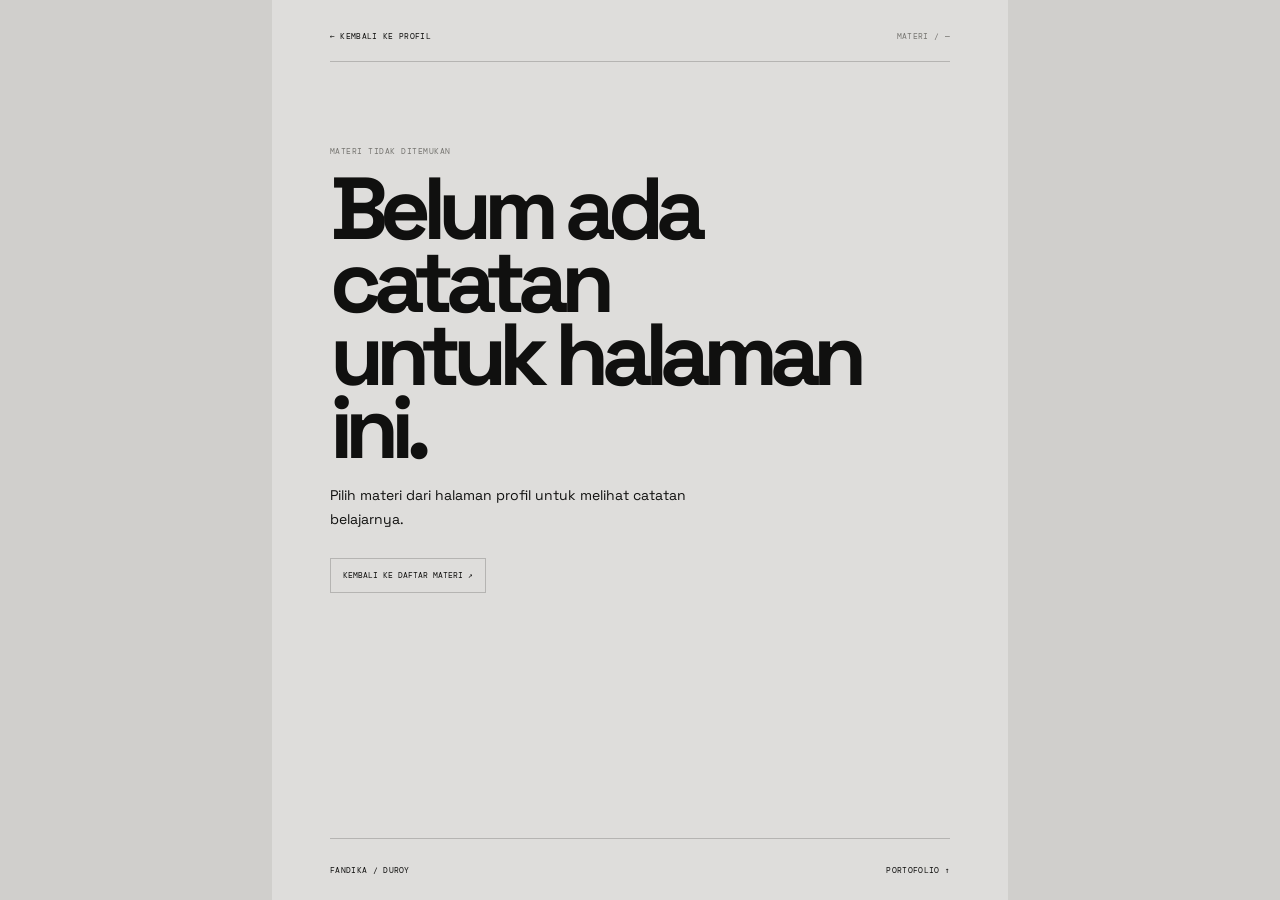
<file: materi.html>
<!doctype html>
<html lang="id">
  <head>
    <meta charset="utf-8" />
    <meta name="viewport" content="width=device-width, initial-scale=1" />
    <meta name="description" content="Catatan belajar RPL Fandika: penjelasan dan contoh kode dasar." />
    <meta name="theme-color" content="#dedddb" />
    <title>Materi belajar — Fandika</title>
    <link rel="preconnect" href="https://fonts.googleapis.com" />
    <link rel="preconnect" href="https://fonts.gstatic.com" crossorigin />
    <link
      href="https://fonts.googleapis.com/css2?family=DM+Mono:wght@400;500&family=Space+Grotesk:wght@400;500;600;700&display=swap"
      rel="stylesheet"
    />
    <link rel="stylesheet" href="details.css" />
    <link rel="stylesheet" href="cursor.css" />
    <script src="materi.js" defer></script>
    <script src="cursor.js" defer></script>
  </head>
  <body>
    <main class="detail-page lesson-page">
      <nav class="detail-nav" aria-label="Navigasi">
        <a class="back-link" href="tentang.html">← KEMBALI KE PROFIL</a>
        <span class="page-count" data-lesson-number>MATERI / —</span>
      </nav>

      <section class="lesson-content" data-lesson-content>
        <p class="eyebrow">CATATAN BELAJAR RPL / FANDIKA</p>
        <h1 data-lesson-title>Memuat materi…</h1>
        <p class="lesson-intro" data-lesson-intro></p>

        <div class="code-card">
          <div class="code-heading"><span>CONTOH DASAR</span><span data-code-language></span></div>
          <pre><code data-lesson-code></code></pre>
        </div>

        <section class="learned-section">
          <p class="eyebrow">YANG SAYA PELAJARI</p>
          <p data-lesson-learned></p>
        </section>

        <nav class="other-lessons" aria-label="Materi lainnya">
          <p class="eyebrow">LANJUT JELAJAHI</p>
          <div data-other-lessons></div>
        </nav>
      </section>

      <section class="lesson-error" data-lesson-error hidden>
        <p class="eyebrow">MATERI TIDAK DITEMUKAN</p>
        <h1>Belum ada catatan<br />untuk halaman ini.</h1>
        <p>Pilih materi dari halaman profil untuk melihat catatan belajarnya.</p>
        <a class="error-link" href="tentang.html">KEMBALI KE DAFTAR MATERI ↗</a>
      </section>

      <footer class="detail-footer">
        <span>FANDIKA / DUROY</span>
        <a href="index.html">PORTOFOLIO ↑</a>
      </footer>
      <noscript><p class="noscript-note">Aktifkan JavaScript untuk melihat catatan materi ini.</p></noscript>
    </main>
  </body>
</html>
</file>
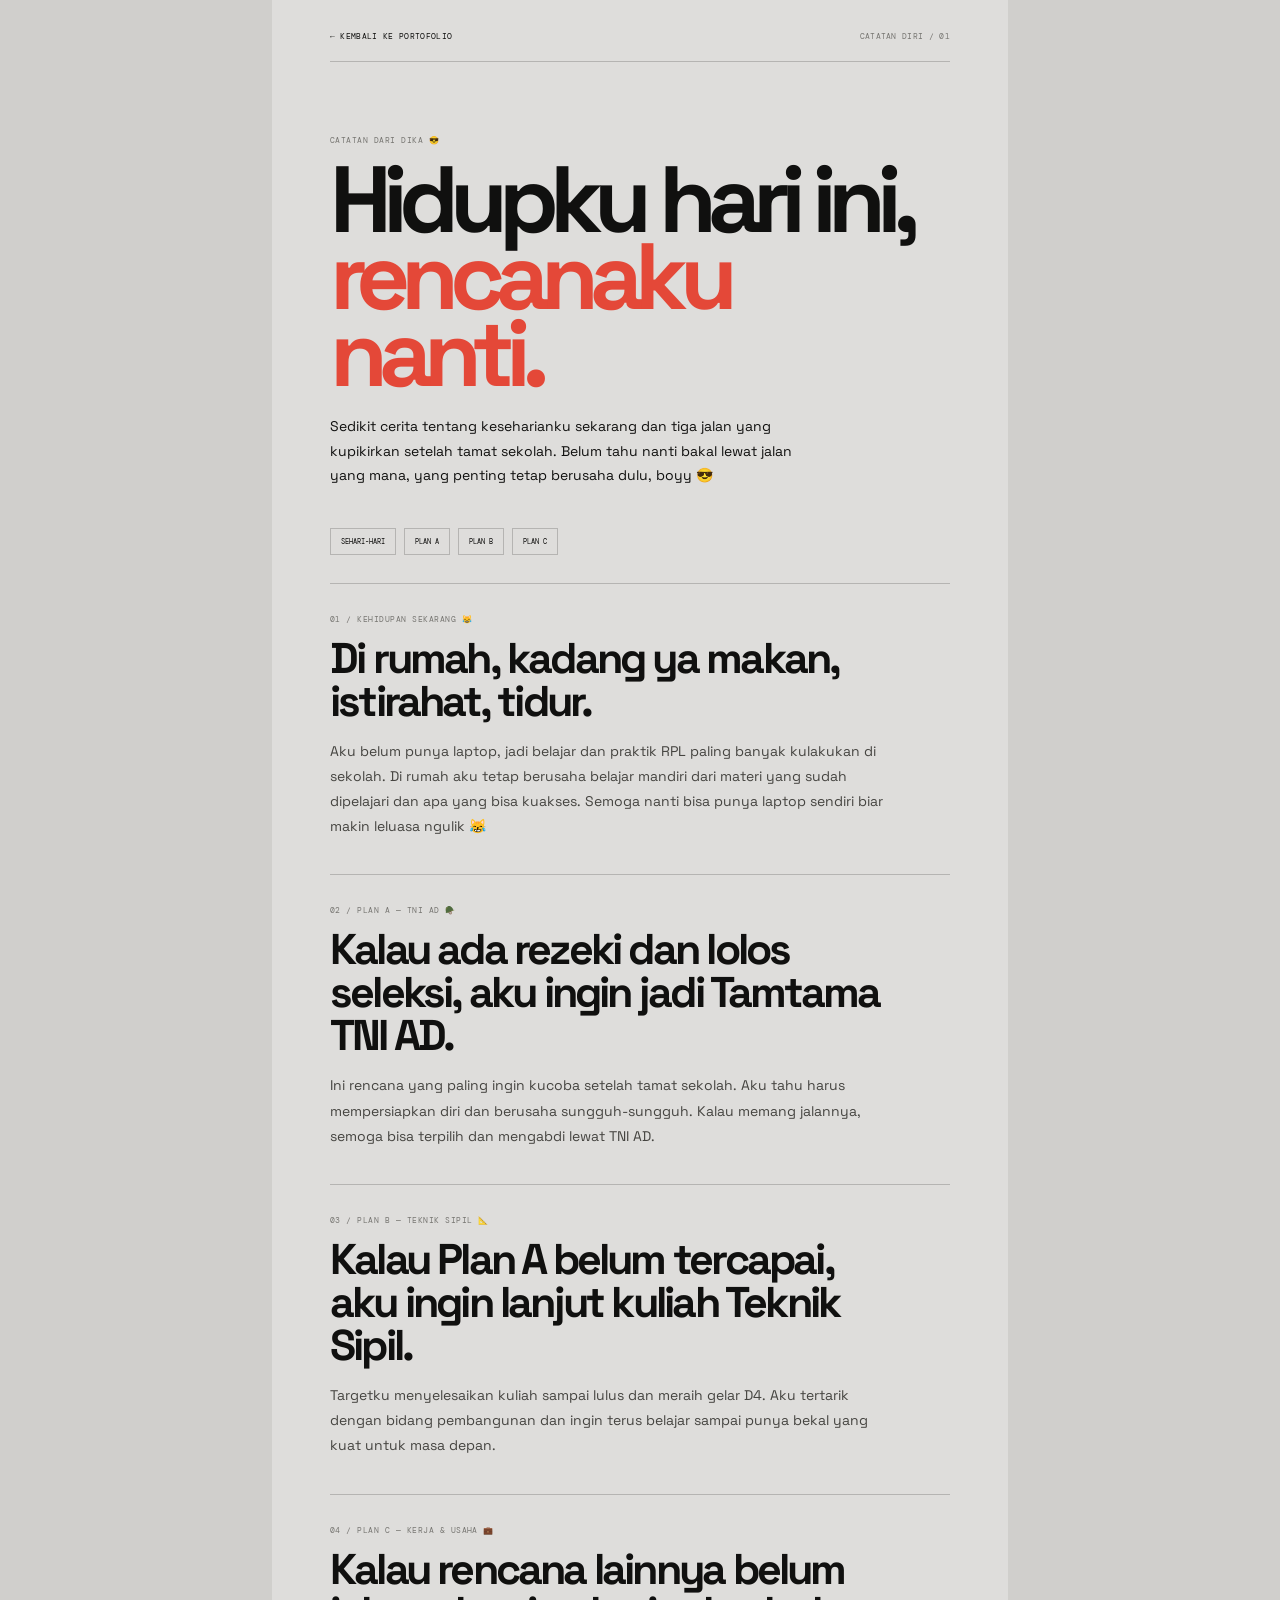
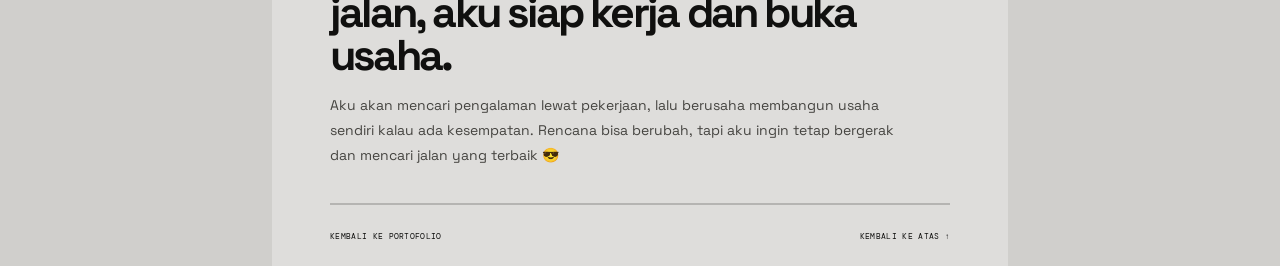
<file: rencana.html>
<!doctype html>
<html lang="id">
  <head>
    <meta charset="utf-8" />
    <meta name="viewport" content="width=device-width, initial-scale=1" />
    <meta
      name="description"
      content="Cerita kehidupan sehari-hari Dika dan rencananya setelah lulus sekolah."
    />
    <meta name="theme-color" content="#dedddb" />
    <title>Hidup & Rencana — Fandika (Duroy)</title>
    <link rel="preconnect" href="https://fonts.googleapis.com" />
    <link rel="preconnect" href="https://fonts.gstatic.com" crossorigin />
    <link
      href="https://fonts.googleapis.com/css2?family=DM+Mono:wght@400;500&family=Space+Grotesk:wght@400;500;600;700&display=swap"
      rel="stylesheet"
    />
    <link rel="stylesheet" href="details.css" />
    <link rel="stylesheet" href="cursor.css" />
    <script src="cursor.js" defer></script>
  </head>
  <body>
    <main class="detail-page writing-page" id="top">
      <nav class="detail-nav" aria-label="Navigasi">
        <a class="back-link" href="index.html">← KEMBALI KE PORTOFOLIO</a>
        <span class="page-count">CATATAN DIRI / 01</span>
      </nav>

      <header class="journal-hero">
        <p class="eyebrow">CATATAN DARI DIKA 😎</p>
        <h1>Hidupku hari ini,<br /><span>rencanaku nanti.</span></h1>
        <p>
          Sedikit cerita tentang keseharianku sekarang dan tiga jalan yang kupikirkan
          setelah tamat sekolah. Belum tahu nanti bakal lewat jalan yang mana, yang
          penting tetap berusaha dulu, boyy 😎
        </p>
      </header>

      <nav class="journal-index" aria-label="Daftar cerita">
        <a href="#sehari-hari">SEHARI-HARI</a>
        <a href="#plan-a">PLAN A</a>
        <a href="#plan-b">PLAN B</a>
        <a href="#plan-c">PLAN C</a>
      </nav>

      <div class="journal-list">
        <article class="journal-entry" id="sehari-hari">
          <p class="eyebrow">01 / KEHIDUPAN SEKARANG 😹</p>
          <h2>Di rumah, kadang ya makan, istirahat, tidur.</h2>
          <p>
            Aku belum punya laptop, jadi belajar dan praktik RPL paling banyak kulakukan
            di sekolah. Di rumah aku tetap berusaha belajar mandiri dari materi yang
            sudah dipelajari dan apa yang bisa kuakses. Semoga nanti bisa punya laptop
            sendiri biar makin leluasa ngulik 😹
          </p>
        </article>

        <article class="journal-entry" id="plan-a">
          <p class="eyebrow">02 / PLAN A — TNI AD 🪖</p>
          <h2>Kalau ada rezeki dan lolos seleksi, aku ingin jadi Tamtama TNI AD.</h2>
          <p>
            Ini rencana yang paling ingin kucoba setelah tamat sekolah. Aku tahu harus
            mempersiapkan diri dan berusaha sungguh-sungguh. Kalau memang jalannya,
            semoga bisa terpilih dan mengabdi lewat TNI AD.
          </p>
        </article>

        <article class="journal-entry" id="plan-b">
          <p class="eyebrow">03 / PLAN B — TEKNIK SIPIL 📐</p>
          <h2>Kalau Plan A belum tercapai, aku ingin lanjut kuliah Teknik Sipil.</h2>
          <p>
            Targetku menyelesaikan kuliah sampai lulus dan meraih gelar D4. Aku tertarik
            dengan bidang pembangunan dan ingin terus belajar sampai punya bekal yang
            kuat untuk masa depan.
          </p>
        </article>

        <article class="journal-entry" id="plan-c">
          <p class="eyebrow">04 / PLAN C — KERJA & USAHA 💼</p>
          <h2>Kalau rencana lainnya belum jalan, aku siap kerja dan buka usaha.</h2>
          <p>
            Aku akan mencari pengalaman lewat pekerjaan, lalu berusaha membangun usaha
            sendiri kalau ada kesempatan. Rencana bisa berubah, tapi aku ingin tetap
            bergerak dan mencari jalan yang terbaik 😎
          </p>
        </article>
      </div>

      <footer class="detail-footer">
        <a href="index.html">KEMBALI KE PORTOFOLIO</a>
        <a href="#top">KEMBALI KE ATAS ↑</a>
      </footer>
    </main>
  </body>
</html>
</file>
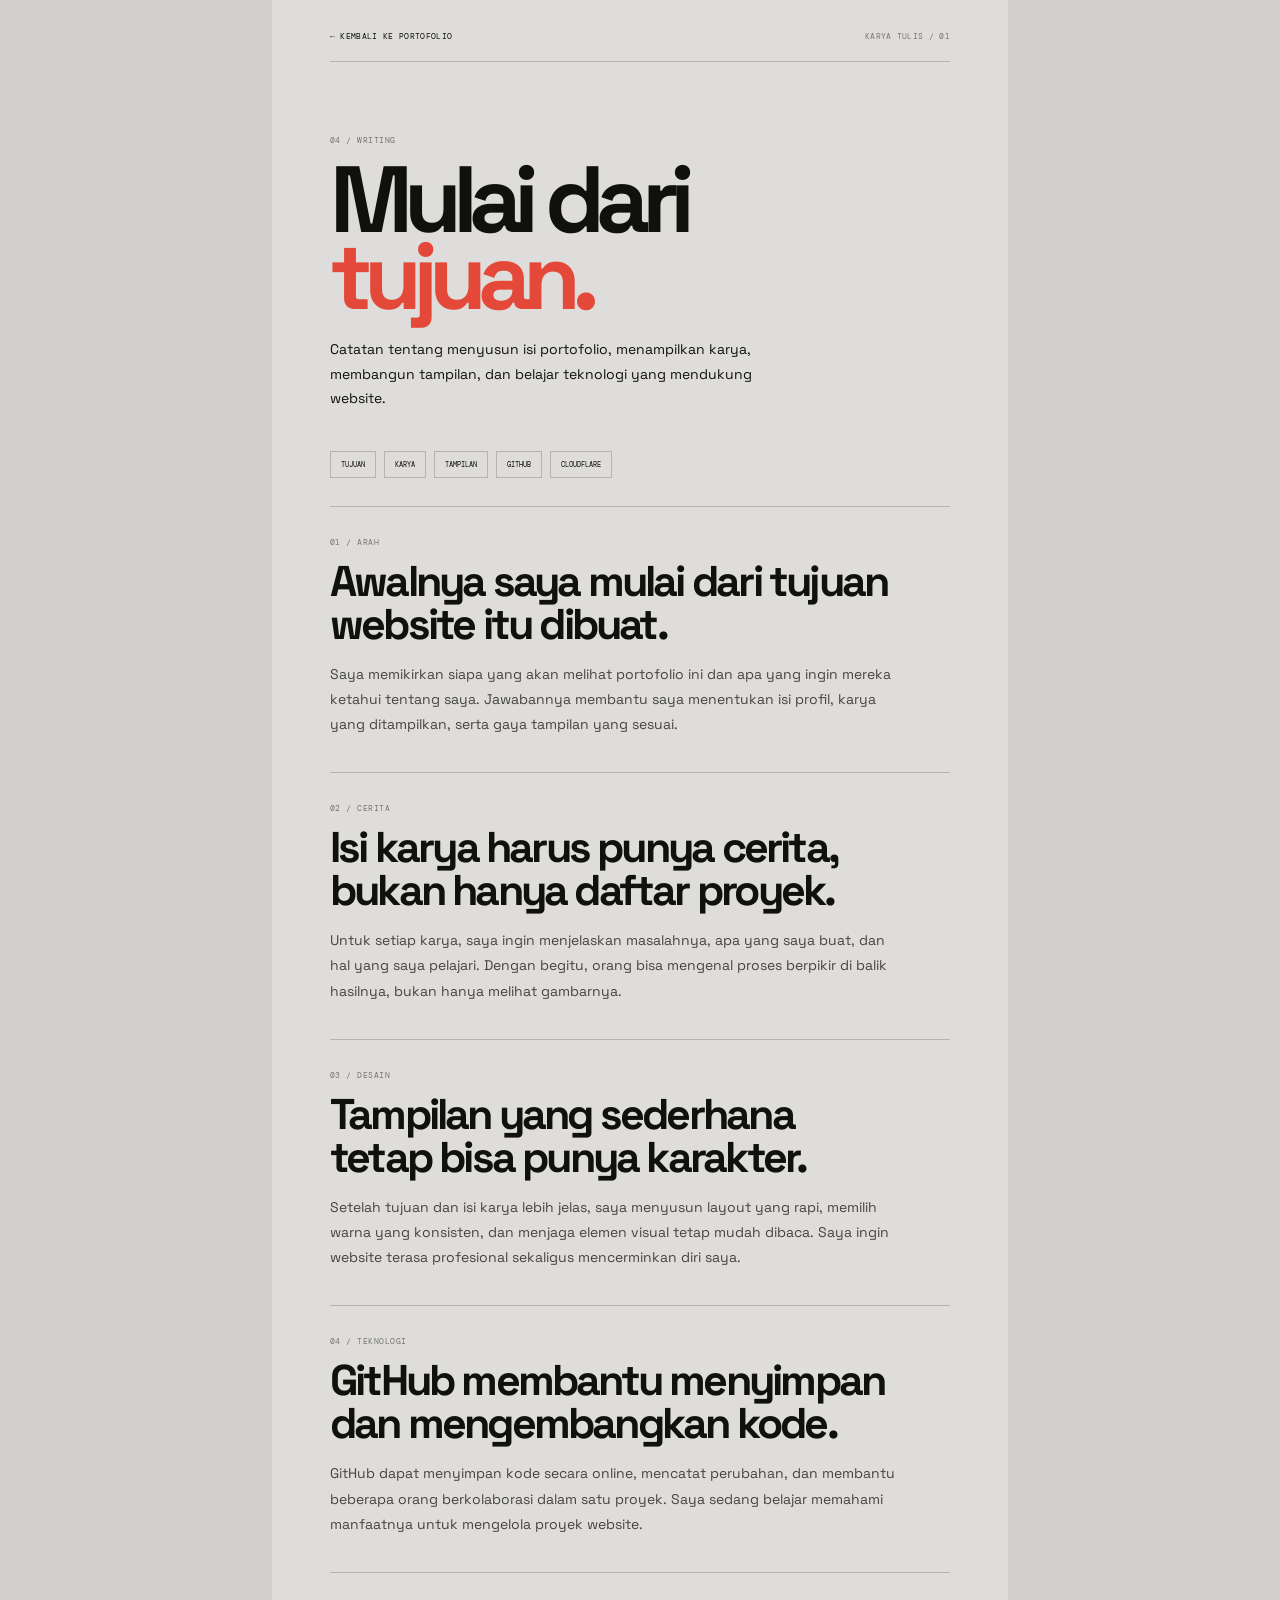
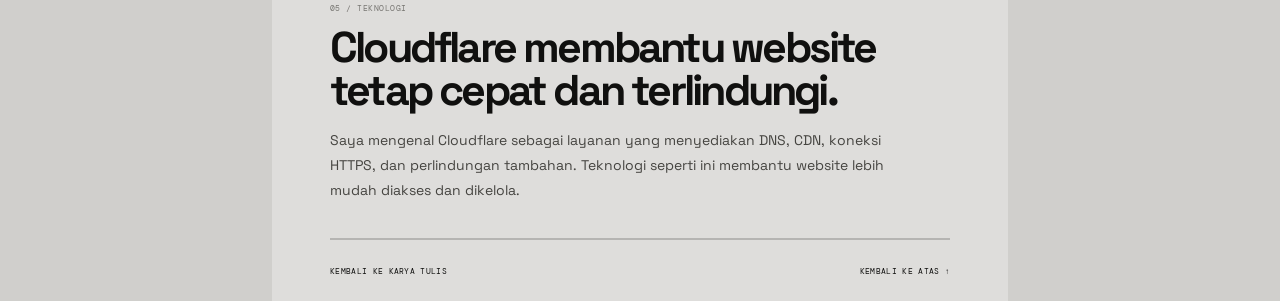
<file: writing.html>
<!doctype html>
<html lang="id">
  <head>
    <meta charset="utf-8" />
    <meta name="viewport" content="width=device-width, initial-scale=1" />
    <meta name="description" content="Catatan writing Fandika tentang tujuan, karya, tampilan, GitHub, dan Cloudflare." />
    <meta name="theme-color" content="#dedddb" />
    <title>Writing — Fandika (Duroy)</title>
    <link rel="preconnect" href="https://fonts.googleapis.com" />
    <link rel="preconnect" href="https://fonts.gstatic.com" crossorigin />
    <link
      href="https://fonts.googleapis.com/css2?family=DM+Mono:wght@400;500&family=Space+Grotesk:wght@400;500;600;700&display=swap"
      rel="stylesheet"
    />
    <link rel="stylesheet" href="details.css" />
    <link rel="stylesheet" href="cursor.css" />
    <script src="cursor.js" defer></script>
  </head>
  <body>
    <main class="detail-page writing-page">
      <nav class="detail-nav" aria-label="Navigasi">
        <a class="back-link" href="index.html">← KEMBALI KE PORTOFOLIO</a>
        <a class="page-count" href="karya.html#karya-tulis">KARYA TULIS / 01</a>
      </nav>

      <header class="journal-hero">
        <p class="eyebrow">04 / WRITING</p>
        <h1>Mulai dari<br /><span>tujuan.</span></h1>
        <p>
          Catatan tentang menyusun isi portofolio, menampilkan karya, membangun
          tampilan, dan belajar teknologi yang mendukung website.
        </p>
      </header>

      <nav class="journal-index" aria-label="Daftar catatan">
        <a href="#tujuan">TUJUAN</a>
        <a href="#karya">KARYA</a>
        <a href="#tampilan">TAMPILAN</a>
        <a href="#github">GITHUB</a>
        <a href="#cloudflare">CLOUDFLARE</a>
      </nav>

      <div class="journal-list">
        <article class="journal-entry" id="tujuan">
          <p class="eyebrow">01 / ARAH</p>
          <h2>Awalnya saya mulai dari tujuan website itu dibuat.</h2>
          <p>
            Saya memikirkan siapa yang akan melihat portofolio ini dan apa yang ingin
            mereka ketahui tentang saya. Jawabannya membantu saya menentukan isi profil,
            karya yang ditampilkan, serta gaya tampilan yang sesuai.
          </p>
        </article>

        <article class="journal-entry" id="karya">
          <p class="eyebrow">02 / CERITA</p>
          <h2>Isi karya harus punya cerita, bukan hanya daftar proyek.</h2>
          <p>
            Untuk setiap karya, saya ingin menjelaskan masalahnya, apa yang saya buat,
            dan hal yang saya pelajari. Dengan begitu, orang bisa mengenal proses
            berpikir di balik hasilnya, bukan hanya melihat gambarnya.
          </p>
        </article>

        <article class="journal-entry" id="tampilan">
          <p class="eyebrow">03 / DESAIN</p>
          <h2>Tampilan yang sederhana tetap bisa punya karakter.</h2>
          <p>
            Setelah tujuan dan isi karya lebih jelas, saya menyusun layout yang rapi,
            memilih warna yang konsisten, dan menjaga elemen visual tetap mudah dibaca.
            Saya ingin website terasa profesional sekaligus mencerminkan diri saya.
          </p>
        </article>

        <article class="journal-entry" id="github">
          <p class="eyebrow">04 / TEKNOLOGI</p>
          <h2>GitHub membantu menyimpan dan mengembangkan kode.</h2>
          <p>
            GitHub dapat menyimpan kode secara online, mencatat perubahan, dan membantu
            beberapa orang berkolaborasi dalam satu proyek. Saya sedang belajar
            memahami manfaatnya untuk mengelola proyek website.
          </p>
        </article>

        <article class="journal-entry" id="cloudflare">
          <p class="eyebrow">05 / TEKNOLOGI</p>
          <h2>Cloudflare membantu website tetap cepat dan terlindungi.</h2>
          <p>
            Saya mengenal Cloudflare sebagai layanan yang menyediakan DNS, CDN,
            koneksi HTTPS, dan perlindungan tambahan. Teknologi seperti ini membantu
            website lebih mudah diakses dan dikelola.
          </p>
        </article>
      </div>

      <footer class="detail-footer">
        <a href="karya.html#karya-tulis">KEMBALI KE KARYA TULIS</a>
        <a href="index.html">KEMBALI KE ATAS ↑</a>
      </footer>
    </main>
  </body>
</html>
</file>
<file: details.css>
:root {
  color-scheme: light;
  --paper: #dedddb;
  --ink: #10100f;
  --muted: #777672;
  --red: #e44838;
  --line: rgba(16, 16, 15, .2);
  --mono: "DM Mono", monospace;
  --sans: "Space Grotesk", Arial, sans-serif;
}

* { box-sizing: border-box; }
body {
  margin: 0;
  background: #d0cfcc;
  color: var(--ink);
  font-family: var(--sans);
  -webkit-font-smoothing: antialiased;
}
a { color: inherit; text-decoration: none; }
.detail-page {
  width: min(100%, 736px);
  min-height: 100vh;
  margin: 0 auto;
  padding: 26px clamp(22px, 7vw, 58px) 0;
  background: var(--paper);
}
.detail-nav, .detail-footer {
  min-height: 36px;
  display: flex;
  align-items: center;
  justify-content: space-between;
  font: 8px var(--mono);
  letter-spacing: .04em;
}
.detail-nav { border-bottom: 1px solid var(--line); padding-bottom: 15px; }
.back-link { transition: color .2s; }
.back-link:hover, .detail-footer a:hover { color: var(--red); }
.page-count, .eyebrow { color: var(--muted); }
.profile-hero {
  display: grid;
  grid-template-columns: 1fr 38%;
  align-items: center;
  gap: 30px;
  padding: 64px 0 59px;
}
.eyebrow {
  margin: 0 0 15px;
  font: 8px/1.5 var(--mono);
  letter-spacing: .06em;
  text-transform: uppercase;
}
.profile-copy h1, .lesson-content h1, .lesson-error h1 {
  margin: 0;
  font-size: clamp(52px, 10vw, 88px);
  line-height: .83;
  letter-spacing: -.09em;
}
.profile-copy h1 span { color: var(--red); }
.profile-lead {
  max-width: 290px;
  margin: 22px 0 0;
  font-size: 13px;
  line-height: 1.65;
}
.profile-photo {
  position: relative;
  height: clamp(280px, 42vw, 320px);
  overflow: visible;
  background: transparent;
  cursor: crosshair;
}
.profile-photo:focus-visible { outline: 2px solid var(--red); outline-offset: 4px; }
.hanging-tag {
  --tag-length: 42px;
  --tag-angle: 0deg;
  position: absolute;
  z-index: 2;
  top: 0;
  left: 50%;
}
.lanyard {
  position: absolute;
  top: 0;
  left: 0;
  width: 43px;
  height: var(--tag-length);
  overflow: hidden;
  border-right: 1px solid rgba(16, 16, 15, .45);
  border-left: 1px solid rgba(255, 255, 255, .18);
  background: linear-gradient(90deg, #bd3328, var(--red) 48%, #c6382d);
  transform: rotate(var(--tag-angle));
  transform-origin: top center;
  transition: height .48s cubic-bezier(.2, 1.45, .35, 1), transform .48s cubic-bezier(.2, 1.45, .35, 1);
}
.lanyard-text {
  position: absolute;
  top: 5px;
  left: 50%;
  color: var(--paper);
  font: 6px var(--mono);
  letter-spacing: .1em;
  writing-mode: vertical-rl;
  transform: translateX(-50%) rotate(180deg);
}
.tag-ring {
  position: absolute;
  z-index: 1;
  top: calc(var(--tag-length) - 5px);
  left: 0;
  width: 23px;
  height: 23px;
  border: 4px solid #aeb0b2;
  border-radius: 50%;
  background: transparent;
  box-shadow: 0 0 0 2px rgba(0,0,0,.4), inset 0 0 0 2px #64666a;
  transform: translateX(-50%) rotate(var(--tag-angle));
  transition: top .48s cubic-bezier(.2, 1.45, .35, 1);
}
.tag-clip {
  position: absolute;
  z-index: 1;
  top: calc(var(--tag-length) + 10px);
  left: 0;
  width: 17px;
  height: 17px;
  border: 3px solid #aeb0b2;
  border-radius: 3px;
  background: linear-gradient(135deg, #85878a, #d1d2d3 45%, #55575a);
  transform: translateX(-50%) rotate(calc(45deg + var(--tag-angle)));
  transition: top .48s cubic-bezier(.2, 1.45, .35, 1);
}
.badge-back, .name-tag {
  position: absolute;
  top: calc(var(--tag-length) + 25px);
  left: 0;
  width: clamp(112px, 20vw, 164px);
  height: clamp(174px, 25vw, 205px);
  border-radius: 8px;
  transition: top .48s cubic-bezier(.2, 1.45, .35, 1), transform .48s cubic-bezier(.2, 1.45, .35, 1);
}
.badge-back {
  z-index: 1;
  background: var(--red);
  box-shadow: 0 12px 24px rgba(0, 0, 0, .35);
  transform: translateX(-58%) rotate(calc(-10deg + var(--tag-angle)));
}
.name-tag {
  z-index: 2;
  padding: 10px;
  display: flex;
  flex-direction: column;
  justify-content: space-between;
  overflow: hidden;
  border: 1px solid rgba(229, 228, 224, .2);
  background: linear-gradient(145deg, #292a2e, #1d1e21);
  color: var(--paper);
  box-shadow: 0 15px 28px rgba(0, 0, 0, .42);
  transform: translateX(-50%) rotate(var(--tag-angle));
}
.badge-heading {
  display: flex;
  align-items: center;
  justify-content: space-between;
  color: rgba(229, 228, 224, .9);
  font: 6px var(--mono);
}
.badge-heading b { color: var(--red); font: 700 18px var(--sans); }
.badge-emblem {
  min-height: 84px;
  flex: 1;
  margin: 8px 0;
  overflow: hidden;
  border: 1px solid rgba(229, 228, 224, .18);
  background: #10100f;
}
.badge-emblem img {
  width: 100%;
  height: 100%;
  display: block;
  object-fit: cover;
  object-position: center 43%;
  filter: contrast(.96) saturate(.92);
}
.badge-info {
  min-height: 48px;
  padding: 6px;
  display: flex;
  flex-direction: column;
  justify-content: space-between;
  background: var(--paper);
  color: var(--ink);
}
.badge-info small { color: #777672; font: 5px var(--mono); }
.badge-info strong { font: 700 10px var(--sans); }
.badge-info span { font: 5px var(--mono); }
.hanging-tag.is-following .lanyard,
.hanging-tag.is-following .tag-ring,
.hanging-tag.is-following .tag-clip,
.hanging-tag.is-following .badge-back,
.hanging-tag.is-following .name-tag {
  transition-duration: .12s;
  transition-timing-function: ease-out;
}
.visually-hidden {
  position: absolute;
  width: 1px;
  height: 1px;
  padding: 0;
  margin: -1px;
  overflow: hidden;
  clip: rect(0, 0, 0, 0);
  white-space: nowrap;
  border: 0;
}
.bio-section { padding: 30px 0 53px; border-top: 1px solid var(--line); }
.bio-section h2 {
  max-width: 570px;
  margin: 0;
  font-size: clamp(28px, 5.4vw, 43px);
  line-height: 1.02;
  letter-spacing: -.065em;
  font-weight: 600;
}
.bio-section h2 span { color: var(--red); }
.bio-text {
  max-width: 570px;
  margin: 20px 0 0;
  color: #454440;
  font-size: 14px;
  line-height: 1.85;
}
.profile-contacts {
  display: grid;
  grid-template-columns: repeat(2, minmax(0, 1fr));
  gap: 9px;
  max-width: 420px;
  margin-top: 23px;
}
.profile-contacts a {
  min-height: 44px;
  padding: 0 11px;
  display: flex;
  align-items: center;
  gap: 8px;
  border: 1px solid var(--line);
  font: 9px var(--mono);
  transition: background .2s, color .2s;
}
.profile-contacts a:hover { background: var(--ink); color: var(--paper); }
.contact-icon {
  width: 18px;
  height: 18px;
  flex: 0 0 auto;
  color: var(--red);
  stroke: currentColor;
  stroke-width: 1.7;
  stroke-linecap: round;
  stroke-linejoin: round;
}
.instagram-dot { fill: currentColor; stroke: none; }
.contact-arrow { margin-left: auto; font-size: 13px; }
.study-section { padding: 28px 0 65px; border-top: 1px solid var(--line); }
.study-heading { display: flex; align-items: end; justify-content: space-between; gap: 15px; margin-bottom: 24px; }
.study-heading .eyebrow { margin-bottom: 12px; }
.study-heading h2 {
  margin: 0;
  font-size: clamp(40px, 7vw, 62px);
  line-height: .9;
  letter-spacing: -.08em;
}
.study-heading h2 span { color: var(--red); }
.study-hint { margin: 0 0 3px; color: var(--muted); font-size: 10px; line-height: 1.6; }
.study-note {
  max-width: 570px;
  margin: 0 0 23px;
  padding: 14px 16px;
  border-left: 3px solid var(--red);
  background: #d3d2ce;
  color: #454440;
  font-size: 13px;
  line-height: 1.75;
}
.skill-list { border-top: 1px solid var(--line); }
.skill-link {
  min-height: 58px;
  display: grid;
  grid-template-columns: 38px 28px minmax(0, 1fr) auto 20px;
  align-items: center;
  gap: 10px;
  border-bottom: 1px solid var(--line);
  transition: padding .2s, color .2s;
}
.skill-link:hover { padding-right: 5px; padding-left: 5px; color: var(--red); }
.skill-number, .skill-type { font: 7px var(--mono); color: var(--muted); }
.skill-logo { width: 26px; height: 26px; display: block; }
.logo-terminal { fill: none; stroke: var(--ink); stroke-width: 1.7; stroke-linecap: round; stroke-linejoin: round; }
.logo-php ellipse { fill: #777bb3; }
.logo-php text { fill: white; font: italic 700 10px Arial, sans-serif; }
.logo-mysql path:first-child { fill: #00758f; stroke: none; }
.logo-mysql path:last-child { fill: none; stroke: #f5f4f1; stroke-width: 1.4; }
.logo-html path, .logo-css path { stroke: none; }
.logo-html path { fill: #e34f26; }
.logo-css path { fill: #1572b6; }
.logo-html text, .logo-css text { fill: white; font: 700 17px Arial, sans-serif; }
.skill-name { font-size: 16px; font-weight: 600; letter-spacing: -.04em; }
.skill-type { text-align: right; }
.skill-arrow { justify-self: end; font-size: 15px; }
.music-section { padding: 28px 0 52px; border-top: 1px solid var(--line); }
.music-label {
  margin: 0 0 12px;
  color: var(--muted);
  font: 8px/1.5 var(--mono);
  letter-spacing: .06em;
}
.music-title {
  margin: 0;
  font-size: clamp(36px, 7vw, 56px);
  line-height: .86;
  letter-spacing: -.08em;
}
.music-title span { color: var(--red); }
.music-copy {
  margin: 15px 0 22px;
  color: #454440;
  font-size: 13px;
  line-height: 1.75;
}
.spotify-embed {
  display: block;
  width: 100%;
  height: clamp(500px, 72vh, 760px);
  border: 0;
  border-radius: 12px;
  background: #121212;
}
.music-fallback {
  margin: 12px 0 0;
  color: var(--muted);
  font: 8px/1.5 var(--mono);
}
.music-fallback a {
  color: var(--ink);
  text-decoration: underline;
  text-underline-offset: 2px;
}
.detail-footer { min-height: 62px; border-top: 1px solid var(--line); }

.lesson-page { display: flex; flex-direction: column; }
.lesson-content, .lesson-error { flex: 1; padding: 83px 0 70px; }
.lesson-content h1 { font-size: clamp(52px, 10vw, 82px); }
.lesson-intro {
  max-width: 560px;
  margin: 22px 0 33px;
  font-size: 15px;
  line-height: 1.8;
}
.code-card { overflow: hidden; background: #151514; color: #eee; }
.code-heading {
  min-height: 39px;
  padding: 0 15px;
  display: flex;
  justify-content: space-between;
  align-items: center;
  border-bottom: 1px solid rgba(255,255,255,.16);
  color: #aaa9a1;
  font: 8px var(--mono);
}
.code-card pre { margin: 0; padding: 23px 20px; overflow-x: auto; }
.code-card code { color: #f0eee8; font: 12px/1.8 var(--mono); white-space: pre; }
.learned-section { padding: 35px 0 38px; border-bottom: 1px solid var(--line); }
.learned-section p:last-child { max-width: 560px; margin: 0; font-size: 14px; line-height: 1.8; }
.other-lessons { padding-top: 30px; }
.other-lessons > div { display: flex; flex-wrap: wrap; gap: 9px; }
.other-lessons a, .error-link {
  display: inline-flex;
  align-items: center;
  min-height: 35px;
  padding: 0 12px;
  border: 1px solid var(--line);
  font: 8px var(--mono);
  transition: background .2s, color .2s;
}
.other-lessons a:hover, .error-link:hover { background: var(--ink); color: var(--paper); }
.lesson-error h1 { margin: 10px 0 20px; }
.lesson-error > p:not(.eyebrow) { max-width: 410px; font-size: 14px; line-height: 1.7; }
.lesson-error .error-link { margin-top: 12px; }
.noscript-note { padding: 10px; background: #fff; font-size: 12px; }

.works-hero { padding: 73px 0 39px; }
.works-hero h1 {
  margin: 0;
  font-size: clamp(66px, 12vw, 102px);
  line-height: .8;
  letter-spacing: -.1em;
}
.works-hero h1 span, .work-placeholder h2 span { color: var(--red); }
.works-intro { max-width: 430px; margin: 23px 0 0; font-size: 14px; line-height: 1.75; }
.work-categories { display: grid; grid-template-columns: 1fr 1fr; gap: 12px; margin-bottom: 60px; }
.work-category {
  position: relative;
  min-height: 133px;
  padding: 15px;
  display: flex;
  flex-direction: column;
  align-items: start;
  justify-content: space-between;
  background: #d3d2ce;
  transition: background .2s, color .2s, transform .2s;
}
.work-category:hover { background: var(--ink); color: var(--paper); transform: translateY(-3px); }
.work-category span, .work-category i { font: 8px var(--mono); }
.work-category b { font-size: clamp(17px, 3vw, 23px); letter-spacing: -.05em; }
.work-category i { position: absolute; right: 15px; bottom: 14px; font-size: 14px; font-style: normal; }
.work-section { scroll-margin-top: 20px; padding: 27px 0 54px; border-top: 1px solid var(--line); }
.work-placeholder { min-height: 200px; padding: 23px 25px; background: #d3d2ce; }
.work-status { color: var(--muted); font: 8px var(--mono); }
.work-placeholder h2 { margin: 27px 0 11px; font-size: clamp(34px, 6vw, 48px); line-height: .92; letter-spacing: -.075em; }
.work-placeholder p { max-width: 470px; margin: 0; color: #454440; font-size: 13px; line-height: 1.75; }
.writing-section { padding-bottom: 65px; }
.writing-placeholder { min-height: 245px; }
.writing-more {
  display: inline-block;
  margin-top: 20px;
  padding-bottom: 6px;
  border-bottom: 1px solid var(--ink);
  font: 8px var(--mono);
}
.writing-more:hover { color: var(--red); border-color: var(--red); }
.member-writings { margin-top: 34px; }
.member-writings h3 {
  margin: 0 0 15px;
  font-size: clamp(28px, 5vw, 40px);
  line-height: 1;
  letter-spacing: -.065em;
}
.member-writings h3 span, .review-heading h2 span { color: var(--red); }
.member-writings-status, .empty-list-message {
  margin: 0;
  color: var(--muted);
  font-size: 12px;
  line-height: 1.65;
}
.member-writing-list, .admin-writing-list { display: grid; gap: 10px; }
.writing-feed-card, .admin-writing-card, .member-submission-card {
  padding: 16px;
  border: 1px solid var(--line);
  background: #d3d2ce;
}
.writing-feed-card h4, .admin-writing-card h3, .member-submission-card h3 {
  margin: 0;
  font-size: 20px;
  line-height: 1.1;
  letter-spacing: -.045em;
}
.writing-card-meta {
  margin: 9px 0 0;
  color: var(--muted);
  font: 8px/1.5 var(--mono);
}
.writing-card-body {
  margin: 12px 0 0;
  color: #454440;
  font-size: 13px;
  line-height: 1.75;
  white-space: pre-wrap;
  overflow-wrap: anywhere;
}
.member-actions {
  display: flex;
  align-items: center;
  justify-content: space-between;
  gap: 14px;
  margin-top: 20px;
}
.member-actions .writing-more { margin-top: 0; }
.admin-entry {
  padding-bottom: 6px;
  border-bottom: 1px solid var(--ink);
  font: 8px var(--mono);
}
.admin-entry:hover { color: var(--red); border-color: var(--red); }

.auth-hero { padding: 62px 0 42px; }
.auth-hero h1 {
  margin: 0;
  font-size: clamp(60px, 11vw, 90px);
  line-height: .82;
  letter-spacing: -.09em;
}
.auth-hero h1 span { color: var(--red); }
.auth-hero > p:last-child {
  max-width: 430px;
  margin: 20px 0 0;
  color: #454440;
  font-size: 14px;
  line-height: 1.7;
}
.auth-section { padding: 27px 0 54px; border-top: 1px solid var(--line); }
.auth-section-title, .admin-invite-section h2, .member-submissions h2 {
  margin: 0 0 17px;
  font: 8px/1.5 var(--mono);
  letter-spacing: .06em;
}
.auth-page [hidden] { display: none !important; }
.auth-notice, .form-message {
  margin: 0 0 16px;
  color: #454440;
  font-size: 12px;
  line-height: 1.65;
}
.auth-notice { padding: 12px 14px; border-left: 3px solid var(--red); background: #d3d2ce; }
.form-message:empty { display: none; }
.form-message[data-state="error"] { color: #a52c21; }
.form-message[data-state="success"] { color: #28603f; }
.auth-form { display: grid; gap: 15px; max-width: 540px; }
.form-field { display: grid; gap: 7px; }
.form-field > span {
  color: var(--muted);
  font: 8px/1.4 var(--mono);
  letter-spacing: .05em;
  text-transform: uppercase;
}
.form-field input, .form-field textarea {
  width: 100%;
  min-height: 44px;
  padding: 11px 12px;
  border: 1px solid var(--line);
  border-radius: 0;
  background: rgba(255, 255, 255, .26);
  color: var(--ink);
  font: 14px/1.5 var(--sans);
}
.form-field textarea { min-height: 190px; resize: vertical; }
.form-field input:focus-visible, .form-field textarea:focus-visible {
  outline: 2px solid var(--red);
  outline-offset: 2px;
}
.primary-button {
  min-height: 44px;
  padding: 0 15px;
  justify-self: start;
  border: 1px solid var(--ink);
  background: var(--ink);
  color: var(--paper);
  font: 8px var(--mono);
  transition: background .2s, color .2s, border-color .2s;
}
.primary-button:hover { border-color: var(--red); background: var(--red); color: var(--ink); }
.primary-button:disabled { opacity: .55; }
.form-help {
  margin: 0;
  color: var(--muted);
  font-size: 12px;
  line-height: 1.65;
}
.workspace-header, .review-heading {
  display: flex;
  align-items: center;
  justify-content: space-between;
  gap: 14px;
}
.workspace-header {
  margin-bottom: 25px;
  padding-bottom: 14px;
  border-bottom: 1px solid var(--line);
}
.workspace-header p { margin: 0; color: var(--muted); font: 8px var(--mono); }
.workspace-header strong { color: var(--ink); font-weight: 500; }
.text-button {
  min-height: 34px;
  padding: 0 10px;
  border: 1px solid var(--line);
  background: transparent;
  color: var(--ink);
  font: 7px var(--mono);
  transition: background .2s, color .2s;
}
.text-button:hover { background: var(--ink); color: var(--paper); }
.admin-invite-section { padding-bottom: 35px; }
.admin-review-section { padding-top: 28px; border-top: 1px solid var(--line); }
.review-heading { align-items: end; margin-bottom: 18px; }
.review-heading .eyebrow { margin-bottom: 8px; }
.review-heading h2 {
  margin: 0;
  font-size: clamp(30px, 5.5vw, 44px);
  line-height: .95;
  letter-spacing: -.07em;
}
.writing-actions { display: flex; flex-wrap: wrap; gap: 8px; margin-top: 15px; }
.writing-actions .primary-button { min-height: 36px; }
.writing-actions .reject-button { border-color: #9c2c22; background: transparent; color: #9c2c22; }
.writing-actions .reject-button:hover { background: #9c2c22; color: white; }
.submission-status {
  display: inline-block;
  margin-top: 10px;
  color: var(--muted);
  font: 7px var(--mono);
  text-transform: uppercase;
}
.member-submissions { margin-top: 35px; padding-top: 24px; border-top: 1px solid var(--line); }
.member-submissions h2 { margin-bottom: 14px; }

.journal-hero { padding: 72px 0 40px; }
.journal-hero h1 {
  margin: 0;
  font-size: clamp(64px, 11vw, 94px);
  line-height: .82;
  letter-spacing: -.095em;
}
.journal-hero h1 span { color: var(--red); }
.journal-hero > p:last-child { max-width: 470px; margin: 22px 0 0; font-size: 14px; line-height: 1.75; }
.journal-index {
  display: flex;
  flex-wrap: wrap;
  gap: 8px;
  padding: 0 0 28px;
  border-bottom: 1px solid var(--line);
}
.journal-index a {
  padding: 8px 10px;
  border: 1px solid var(--line);
  font: 7px var(--mono);
  transition: background .2s, color .2s;
}
.journal-index a:hover { background: var(--ink); color: var(--paper); }
.journal-entry { scroll-margin-top: 20px; padding: 29px 0 35px; border-bottom: 1px solid var(--line); }
.journal-entry .eyebrow { margin-bottom: 12px; }
.journal-entry h2 {
  max-width: 560px;
  margin: 0;
  font-size: clamp(28px, 5.5vw, 43px);
  line-height: 1;
  letter-spacing: -.065em;
}
.journal-entry > p:last-child { max-width: 570px; margin: 16px 0 0; color: #454440; font-size: 14px; line-height: 1.8; }

@media (max-width: 520px) {
  .detail-page { padding: 20px 22px 0; }
  .auth-hero { padding: 52px 0 34px; }
  .auth-hero h1 { font-size: clamp(54px, 13vw, 72px); }
  .auth-section { padding: 24px 0 42px; }
  .member-actions { align-items: flex-start; flex-direction: column; gap: 15px; }
  .workspace-header, .review-heading { align-items: flex-start; }
  .writing-feed-card, .admin-writing-card, .member-submission-card { padding: 13px; }
  .writing-feed-card h4, .admin-writing-card h3, .member-submission-card h3 { font-size: 18px; }
  .form-field textarea { min-height: 165px; }
  .profile-hero { grid-template-columns: 1fr 44%; gap: 14px; padding: 52px 0 44px; }
  .profile-copy h1 { font-size: clamp(46px, 12vw, 62px); }
  .profile-lead { font-size: 11px; }
  .profile-photo { height: 280px; }
  .bio-section { padding: 24px 0 40px; }
  .bio-text { font-size: 13px; }
  .study-section { padding: 24px 0 47px; }
  .music-section { padding: 24px 0 42px; }
  .spotify-embed { height: clamp(460px, 68vh, 680px); }
  .study-hint { max-width: 110px; font-size: 8px; }
  .skill-link { grid-template-columns: 27px 24px minmax(0, 1fr) 18px; gap: 7px; min-height: 54px; }
  .skill-type { display: none; }
  .skill-logo { width: 23px; height: 23px; }
  .skill-name { font-size: 15px; }
  .lesson-content, .lesson-error { padding: 62px 0 55px; }
  .lesson-intro { font-size: 14px; }
  .code-card code { font-size: 11px; }
  .works-hero { padding: 57px 0 32px; }
  .works-intro { font-size: 13px; }
  .work-categories { gap: 8px; margin-bottom: 44px; }
  .work-category { min-height: 116px; padding: 12px; }
  .work-category b { font-size: 17px; }
  .work-placeholder { min-height: 190px; padding: 19px; }
  .writing-placeholder { min-height: 230px; }
  .journal-hero { padding: 57px 0 32px; }
  .journal-hero > p:last-child { font-size: 13px; }
  .journal-index { gap: 6px; padding-bottom: 22px; }
  .journal-index a { padding: 7px; font-size: 6px; }
  .journal-entry { padding: 24px 0 29px; }
  .journal-entry > p:last-child { font-size: 13px; }
}
@media (prefers-reduced-motion: reduce) {
  *, *::before, *::after { scroll-behavior: auto !important; transition-duration: .01ms !important; }
  .lanyard, .tag-ring, .tag-clip, .badge-back, .name-tag { transition-duration: .01ms !important; }
}
</file>
<file: cursor.css>
@media (hover: hover) and (pointer: fine) and (prefers-reduced-motion: no-preference) {
  body.has-site-cursor,
  body.has-site-cursor * { cursor: none !important; }
  body.has-site-cursor iframe,
  body.has-site-cursor input,
  body.has-site-cursor textarea,
  body.has-site-cursor select,
  body.has-site-cursor [contenteditable="true"] { cursor: auto !important; }
  .site-cursor {
    position: fixed;
    z-index: 99999;
    top: 0;
    left: 0;
    width: 30px;
    height: 30px;
    pointer-events: none;
    opacity: 0;
    transform: translate3d(var(--cursor-x, -100px), var(--cursor-y, -100px), 0) translate(-50%, -50%) scale(.8);
    transition: opacity .15s ease, transform .12s cubic-bezier(.2, .7, .3, 1);
  }
  .site-cursor.is-visible {
    opacity: 1;
    transform: translate3d(var(--cursor-x), var(--cursor-y), 0) translate(-50%, -50%) scale(1);
  }
  .site-cursor.is-visible.is-pressed {
    transform: translate3d(var(--cursor-x), var(--cursor-y), 0) translate(-50%, -50%) scale(.78);
  }
  .site-cursor::before {
    position: absolute;
    inset: 3px;
    content: "";
    border: 1px solid var(--red);
    border-radius: 50%;
    background: rgba(228, 72, 56, .08);
    animation: site-cursor-pulse 1.5s ease-in-out infinite;
  }
  .site-cursor::after {
    position: absolute;
    top: 50%;
    left: 50%;
    width: 6px;
    height: 6px;
    content: "";
    border-radius: 50%;
    background: var(--ink);
    animation: site-cursor-orbit 1.8s linear infinite;
  }
  .site-cursor span {
    position: absolute;
    top: 50%;
    left: 50%;
    width: 5px;
    height: 5px;
    border-radius: 50%;
    background: var(--red);
    transform: translate(-50%, -50%);
  }
  @keyframes site-cursor-pulse {
    50% { transform: scale(.78); }
  }
  @keyframes site-cursor-orbit {
    to { transform: translate(-50%, -50%) rotate(360deg) translateX(14px); }
  }
}
</file>
